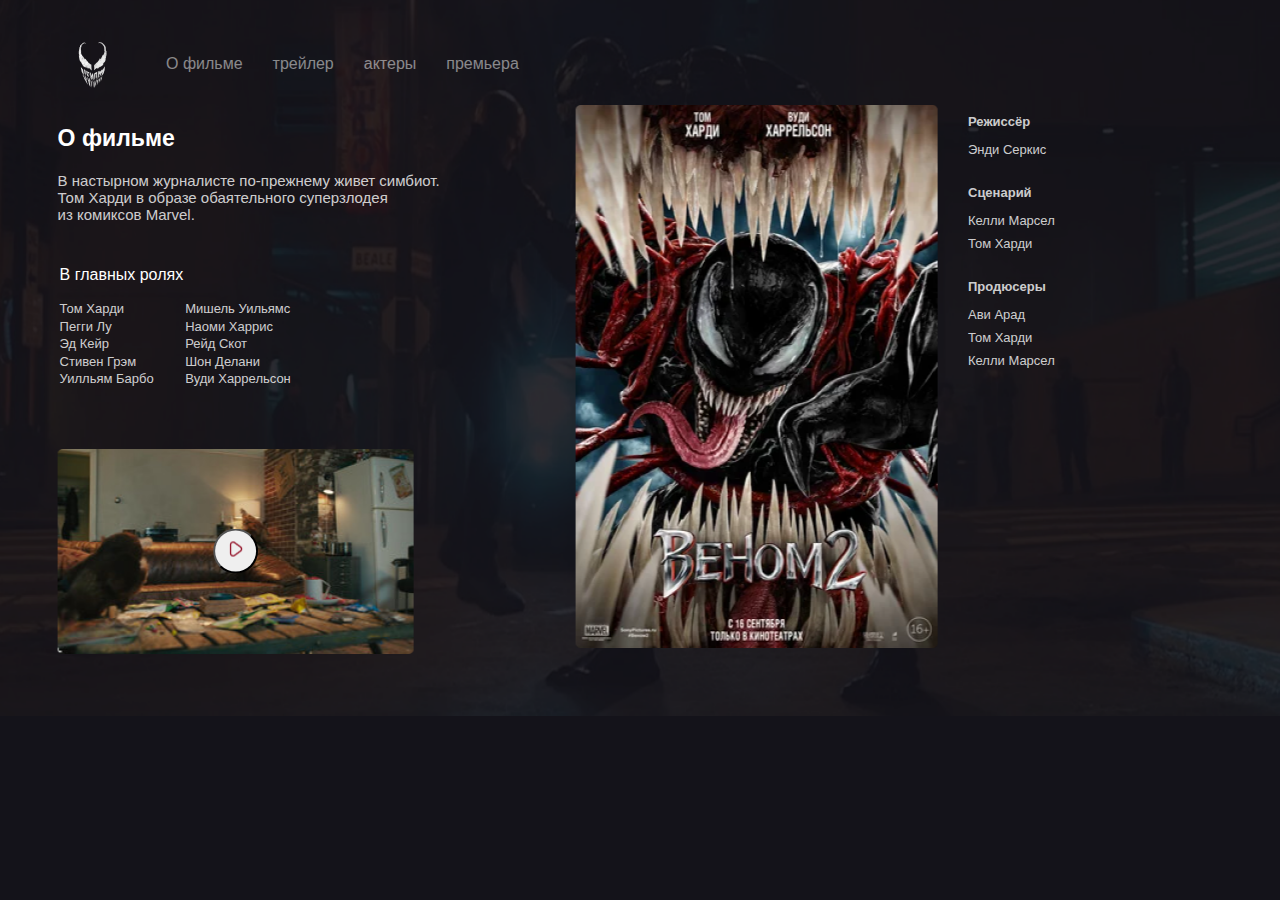
<file: about.html>
<!DOCTYPE html>
<html lang="ru">
<head>
    <meta charset="UTF-8">
    <meta http-equiv="X-UA-Compatible" content="IE=edge">
    <meta name="viewport" content="width=device-width, initial-scale=1.0">
    <link rel="preconnect" href="https://fonts.gstatic.com">
<link href="https://fonts.googleapis.com/css2?family=Roboto:wght@700&display=swap" rel="stylesheet">
    <link rel="stylesheet" href="css/normalize.css">
    <link rel="stylesheet" href="css/style.css">
    <title>О фильме</title>
</head>
<body>
    <header class="header">
        <a href="#" class="logo-link">
            <img width="46" height="71"src="img/logo.png" alt="logo:venom">
        </a>
        <nav class="nav">
            <button class="menu-button">
                <span class="menu-button-text">меню
                    <img src="img/menu-button-icon.png" alt="menu-button-icon">
                </span>
            </button>
            <button class="menu-close"> 
                <span class="menu-button-text">Закрыть
                    <img src="img/about/needle.png" alt="menu-button-text">
                </span>
            </button>
        <ul class="nav-menu">
            <li class="nav-menu-item">
                <a href="about.html" class="nav-menu-link">О фильме</a>
            </li>
            <li class="nav-menu-item">
                <a href="trailer.html" class="nav-menu-link">трейлер</a>
            </li>
            <li class="nav-menu-item">
                <a href="actors.html" class="nav-menu-link">актеры</a>
            </li>
            <li class="nav-menu-item">
                <a href="premier.html" class="nav-menu-link">премьера</a>
            </li>
        </ul>
        </nav>
    </header>


<div class="container">
    <div class="col">
        <h2 class="text-head">О фильме</h2>
    <p class="text-podhead">В настырном журналисте по-прежнему живет симбиот. <br> Том Харди в образе обаятельного суперзлодея <br> из комиксов Marvel.</p>
        <table class="actors">
                <thead class="role-head">
                    <tr>
                        <td>В главных ролях</td>
                    </tr>   
                </thead>
                <tbody class="table-podhead">
                    <tr>
                        <td class="first-row">Том Харди</td>
                        <td class="first-row">Мишель Уильямс</td>
                    </tr>
                    <tr>
                        <td>Пегги Лу</td>
                        <td>Наоми Харрис</td>
                    </tr>
                    <tr>
                        <td>Эд Кейр</td>
                        <td>Рейд Скот</td>
                    </tr>
                    <tr>
                        <td>Стивен Грэм</td>
                        <td>Шон Делани</td>
                    </tr>
                    <tr>
                        <td>Уилльям Барбо</td>
                        <td>Вуди Харрельсон</td>
                    </tr>
                </tbody>
        </table>

        <div class="trailer">
            <img src="img/about/video.png" alt="Photo: Video">
            <button class="video">
                <img src="img/about/Vector.png" alt="button">
            </button>
        </div>
    </div>



        <div class="col poster-wrraper">
            <div class="poster">
                <img src="img/about/image_right.png" alt="poster">
            </div>
            <div class="poster-about">
                <ul class="poster-about-list">
                    <li class="poster-item poster-about-list-item-title">Режиссёр</li>
                    <li class="poster-item">Энди Серкис</li>
                </ul>
                <ul class="poster-about-list">
                    <li class="poster-item poster-about-list-item-title">Сценарий</li>
                    <li class="poster-item">Келли Марсел </li>
                    <li class="poster-item">Том Харди</li>
                </ul>
                <ul class="poster-about-list">
                    <li class="poster-item poster-about-list-item-title">Продюсеры</li>
                    <li class="poster-item">Ави Арад</li>
                    <li class="poster-item">Том Харди</li>
                    <li class="poster-item">Келли Марсел</li>
                </ul>
            </div>
        </div>

</div>

<script src="js/main.js"></script>

</body>
</html>
</file>
<file: css/style.css>
* {
    margin: 0;
    padding: 0;
    list-style: none;
    box-sizing: border-box;
    font-family: sans-serif;
}
body {
    background: #14131A url('../img/bgc.png') center center no-repeat;
    background-size: cover;
    color: #fff;
    padding-top: 20px;
    width: 90%;
}
.venom-fone {
    max-width: 530px;
    width: 45%;
    display: block;
    position: absolute;
    right: 0;
    /* top: 50%;
    transform: translateY(-50%); */
    z-index: 1;
}
.venom-head {
    max-width: 626px;
    width: 40%;
    position: absolute;
    /* top: 20%; */
    right: 0;
    z-index: 2;
}
.logo-link {
    display: inline-block;
    margin-left: 70px;
}
.header {
    display: flex;
    margin-top: 10px;
}
.nav {
    margin-left: 40px;
}
.nav-menu {
    display: flex;
    padding: 10px;
    margin-top: 15px;
}
.nav-menu-link {
    display: flex;
    text-decoration: none;
    margin-right: 30px;
    color: rgba(255, 255, 255, 0.5);
}
li {
    list-style: none;
}
.menu-close {
    display: none;
}
/* 2 section */
h1 {
    /* margin-left: 16%; */
    padding: 35px 0 0 80px;
    color: #fff;
    /* margin-top: 3%; */

}
.section-header {
    padding: 35px 0 0 80px;
    width: 70%;
}
.section-text {
    padding: 40px 0 0 80px;
    color: #fff;
    font-family: 'Roboto', sans-serif;
}
.button-group {
    display: flex;
    align-items: baseline;
}
.button {
    display: flex;
    align-items: center;
    margin-left: 80px;
    padding: 10px 15px;
    border-radius: 5px;
    outline: none;
    margin-top: 30px;
    border: none;
    color: rgb(0, 0, 0);
    text-decoration: none;
    background-color: azure;

}
.button-icon {
    color: #8D0019;
    margin-left: 10px;
    margin-right: 10px;
}

.button-link {
    margin-left: 30px;
    display: flex;
    align-items: center;
    color: #fff;
    text-decoration: none;
    font-family: sans-serif;
    font-size: 15px;
}

 /* О фильме  */
 /* важности */
.container {
    width: 90%;
    margin-left: 50%;
    transform: translateX(-50%);
    display: flex;
}
.col {
    width: 50%;
    /* border: 1px solid red; */
}
.poster-wrraper {
    display: flex;
}

/* Элемменты правая сторона */
.text-head {
    font-size: 23px;
    margin-top: 20px;
    margin-bottom: 20px;
}
.text-podhead {
    font-size: 15px;
    margin-bottom: 40px;
    color: rgba(255, 255, 255, 0.8);
}
/* .role-head {
font-weight: bold;
font-size: 16px;
line-height: 140%;
color: #fff;
padding: 7px;
margin-bottom: 90px;
} */
.table-podhead {
margin-top: 30px;
font-size: 13px;
line-height: 120%;
color: rgba(255, 255, 255, 0.8);
margin-top: 50px;
}
.first-row {
    padding-top: 15px;
}

/* видос  */
.trailer {
    margin-top: 60px;
    position: relative;
    width: 356px;
    height: 205px;
}
.video {
    width: 45px;
    height: 45px;
    border-radius: 50%;
    position: absolute;
    top: 50%;
    left: 50%;
    transform: translate(-50%, -50%);
}

/* правая сторона */
.poster-about-list-item-title {
    font-weight: bold;
    font-size: 19px;
    line-height: 140%;
    color: #fff;
    margin-bottom: 15px;
    margin-left: 30px;
}
.poster-item {
    margin-left: 30px;
    margin-top: 10px;
    font-size: 13px;
    line-height: 13px;
    color: rgba(255, 255, 255, 0.8);
}
.poster-about-list {
    margin-bottom: 30px;
}
.menu-button {
    display: none;
}
@media (max-width: 1300px) {
    h1 {
        font-size: 24px;
    }
    .section-text {
        font-size: 15px;
    }
}
@media (max-width: 1068px) {
    /* Главная страница  */
    h1 {
        font-size: 22px;
    }
    .section-text {
        font-size: 13px;
    }
    /* Страница о фильме */
    .container {
        flex-direction: column;
        padding-bottom: 5%;
    }
    .col {
        margin-bottom: 5%;
    }
    .poster-wrraper {
        flex-direction: column;
    }
    
.venom-head {
    top: 10%;
}
.poster {
    margin-bottom: 4%;
}
}
@media (max-width: 668px) {
    h1 {
        font-size: 19px;
    }
    .section-text {
        font-size: 13px;
    }
    .venom-head {
        top: 10%;
    }
    .nav-menu {
        position: fixed;
        left: 0;
        top: 0;
        /* margin-top: 0; */
        width: 100%;
        height: 100%;
        background-color: #fff;
        display: flex;
        justify-content: center;
        align-items: center;
        flex-direction: column;
        z-index: 8;
        transition: transform 0.2s;
        transform: translateX(100%);
    }
    .nav-menu-item {
        margin-bottom: 2%;
        margin-top: 2%;
        margin-right: 0;
    }
    .nav-menu-link {
       color: #14131a; 
    }
    .nav {
        margin-left: auto;
    }
    .menu-button {
        display: flex;
        align-items: center;
        justify-content: center;
        padding: 10px;
        border: none;
        background-color: #14131a;
        cursor: pointer;
        color: #fff;
        transform: translateX(100%);
        transition: transform 0.2s;
    }
    .menu-button-text {
        margin-top: 10px;
    }
    .button-group {
        display: flex;
        align-items: center;
        justify-content: center;
        flex-direction: column;
    }
    .section {
        text-align: center;
    }
    .button-link {
        padding: 20px;
        margin-left: 65px;
    }
    .body {
        background: #14131A url('../img/bgc.png') center center no-repeat;
        background-size: cover;
        color: #fff;
        padding-top: 20px;
        width: 90%;
    }
     .content .trailer {
        max-width: 350px;
        width: 100%;
    }
    .poster {
        width: 100%;
    }
    /* .trailer {
        display: flex;
        justify-content: center;
        align-items: center;
    } */
    .col {
        width: 100%;
    }
    .actors {
        width: 100%;
        }
   
    .menu-close {
        position: fixed;
        right: 25px;
        opacity: 0;
        top: 65px;
        display: flex;
        align-items: center;
        z-index: 10;
        border: none;
        background-color: #fff;
        cursor: pointer;
        transform: translateX(300%);
        transition: transform 0.2s;
        transition-delay: 0.2s;

    }
    .menu-close-text {
        margin-right: 10px;
        }
    .is-active {
        transform: translateX(0%);
        opacity: 1;
    }
}











/* .some-class {
    display: block;
    width: 100px;
    height: 100px;

    margin: 100px;
    padding: 30px;

    position: absolute;
    top: 0;
    bottom: 0;
    left: 0;
    right: 0;

    border: 1px solid red;
    border-radius: 2px;

    box-shadow: none;

    font-size: 24px;
    font-family: serif;
    text-decoration: underline;
    color: darkred;

    z-index: 1;
} */
</file>
